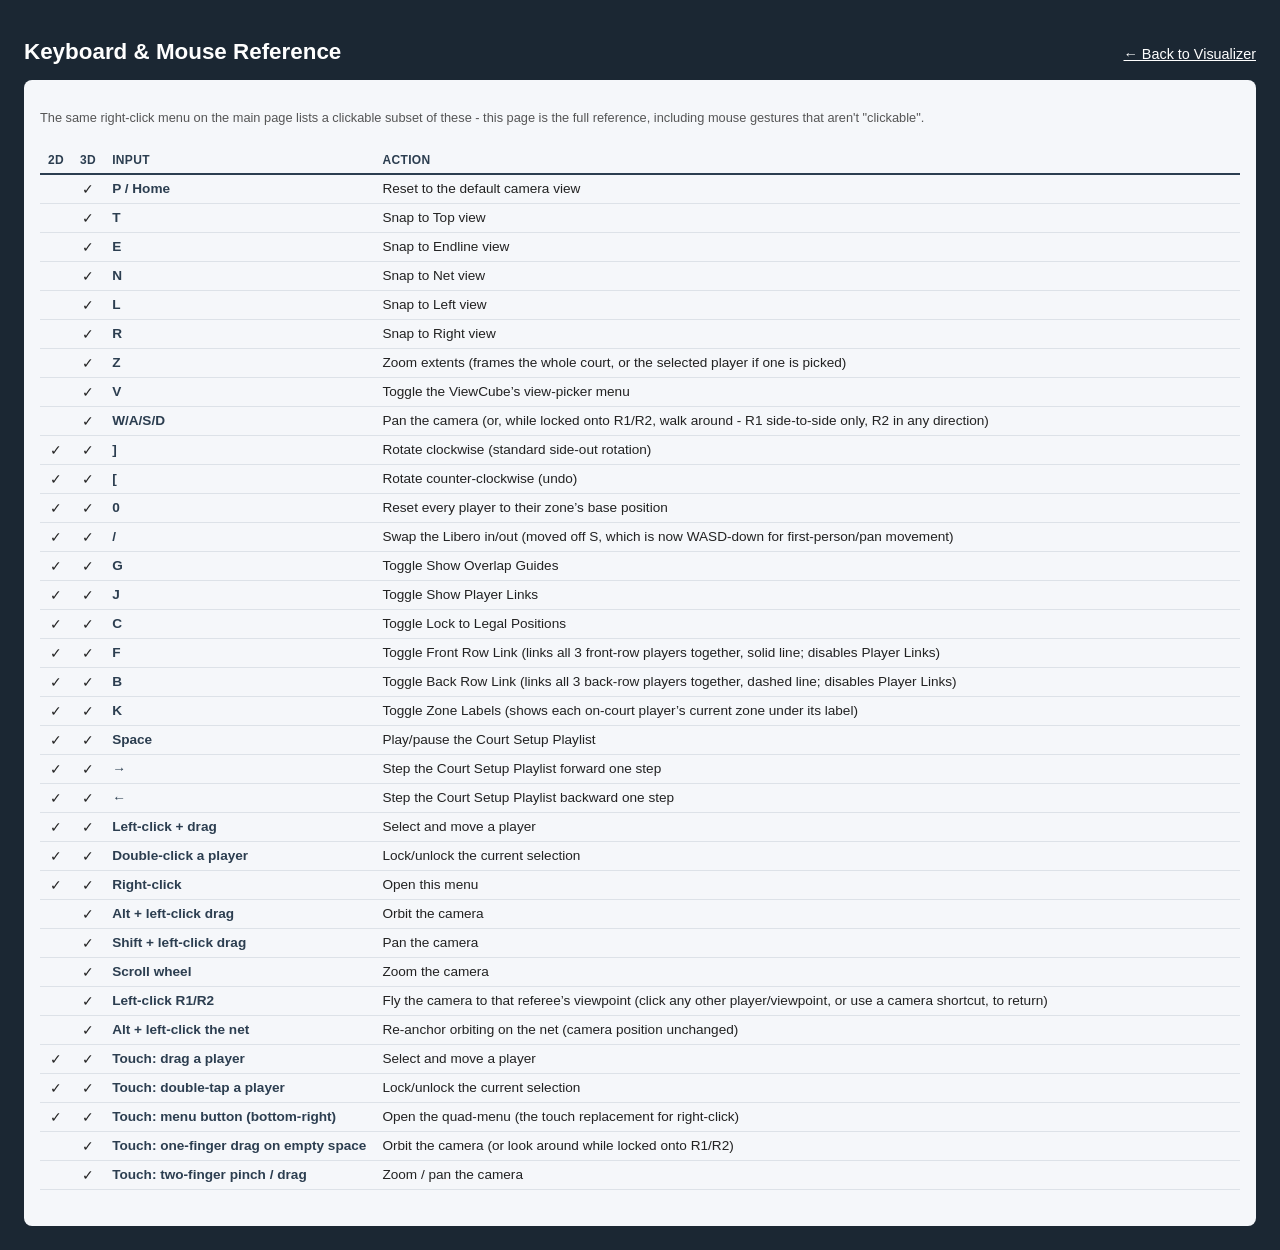
<file: reference.html>
<!DOCTYPE html>
<html lang="en">
<head>
  <meta charset="UTF-8">
  <meta name="viewport" content="width=device-width, initial-scale=1">
  <title>Reference — Volleyball Rotation Visualizer</title>
  <link rel="stylesheet" href="css/style.css">
</head>
<body>
  <div class="app">
    <div class="app-header">
      <h1>Keyboard &amp; Mouse Reference</h1>
      <a href="index.html" class="setup-link">&larr; Back to Visualizer</a>
    </div>

    <div class="panel setup-panel">
      <div class="panel-section">
        <p class="hint">The same right-click menu on the main page lists a
          clickable subset of these - this page is the full reference,
          including mouse gestures that aren't "clickable".</p>
      </div>

      <div class="panel-section">
        <table class="reference-table" id="referenceTable">
          <thead>
            <tr>
              <th class="ref-check-col">2D</th>
              <th class="ref-check-col">3D</th>
              <th>Input</th>
              <th>Action</th>
            </tr>
          </thead>
          <tbody></tbody>
        </table>
      </div>
    </div>
  </div>

  <script type="module" src="js/reference.js"></script>
</body>
</html>
</file>
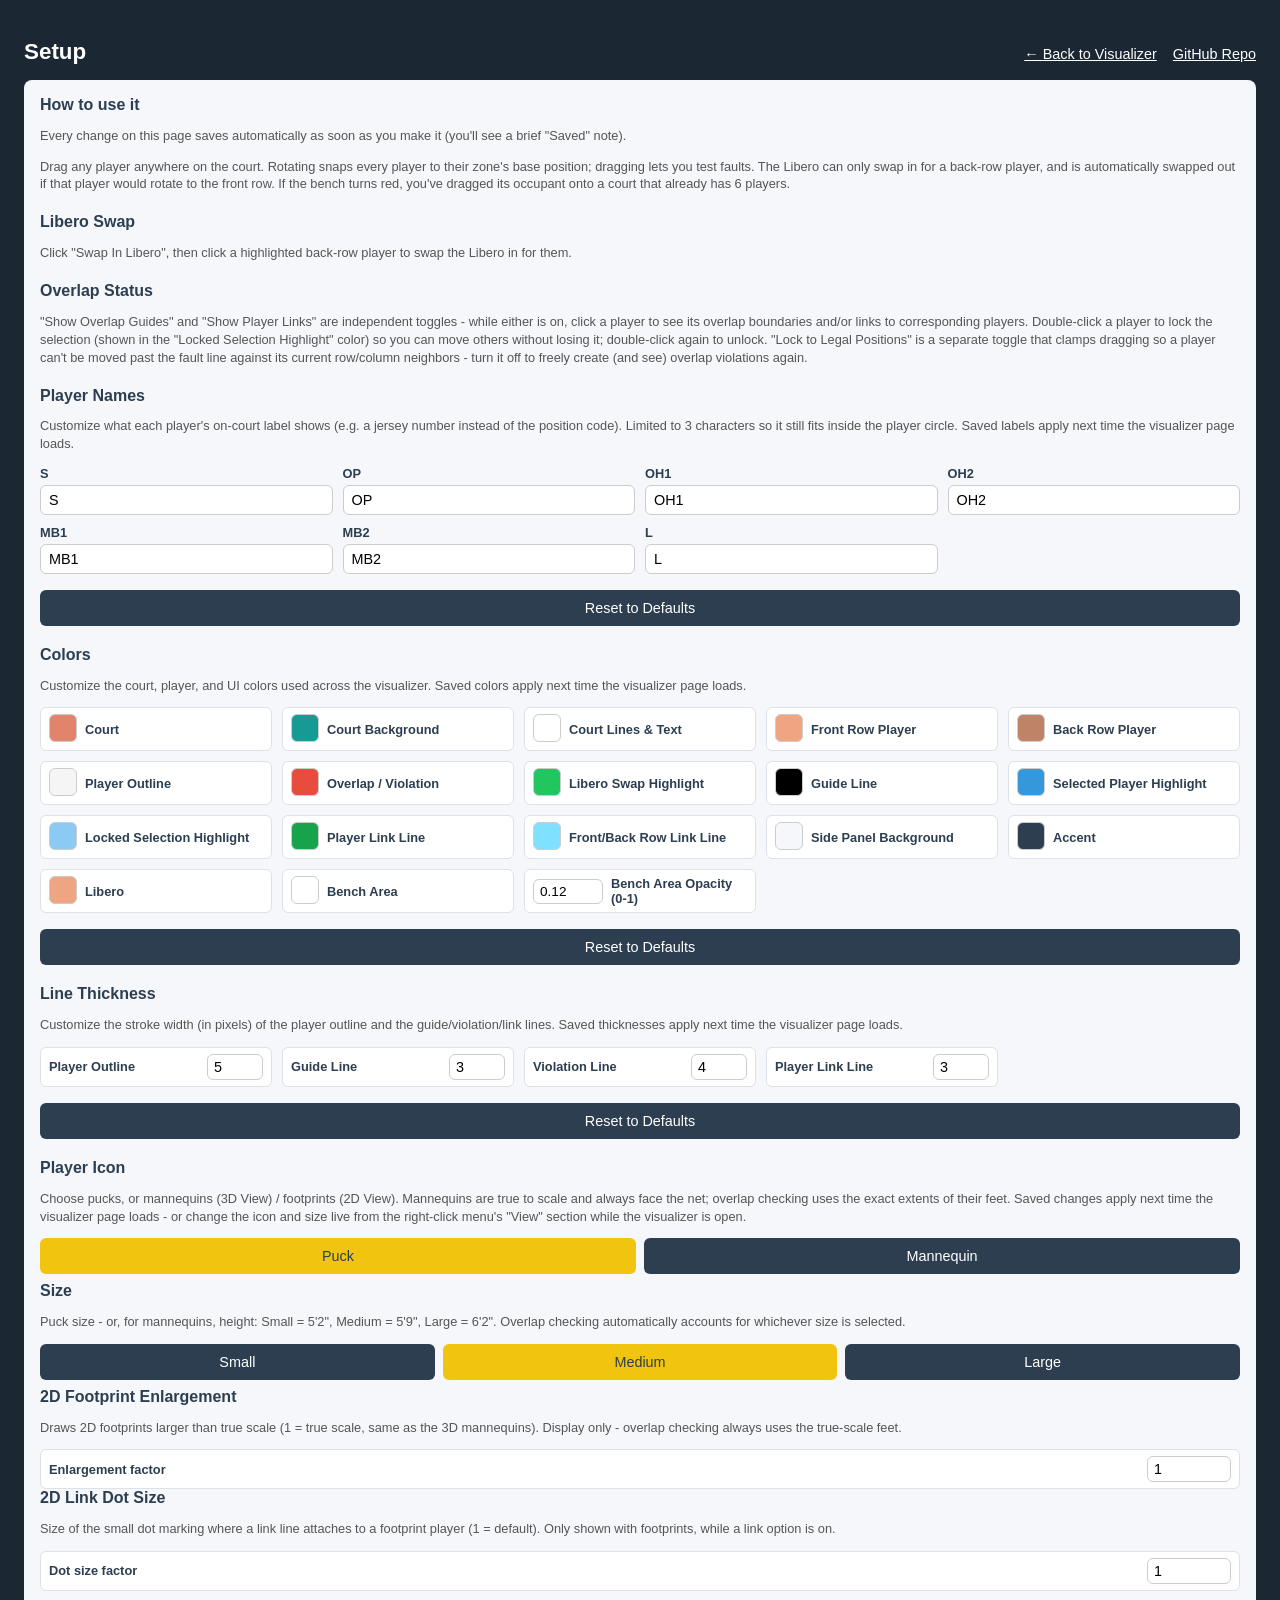
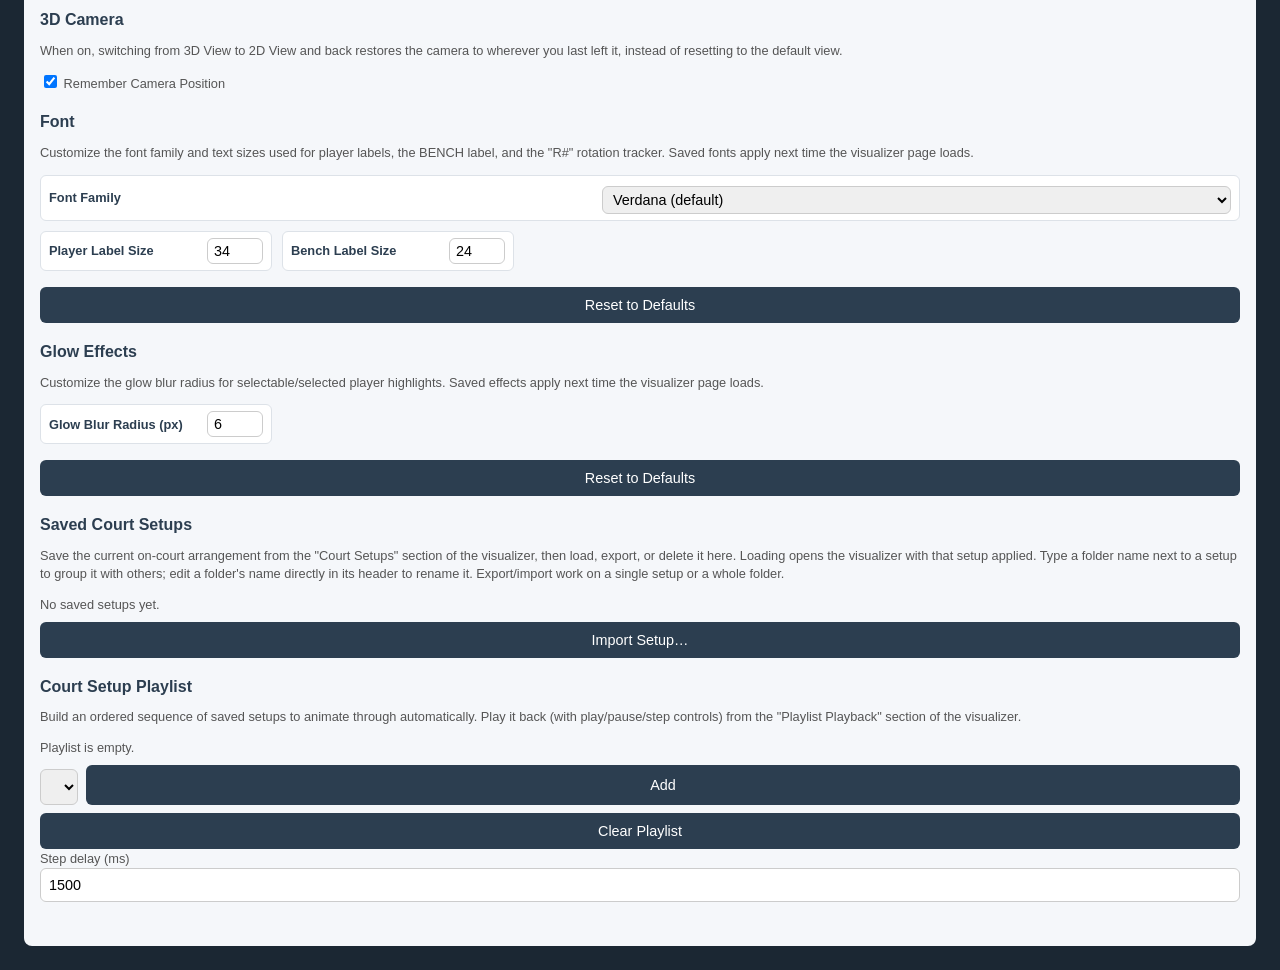
<file: setup.html>
<!DOCTYPE html>
<html lang="en">
<head>
  <meta charset="UTF-8">
  <meta name="viewport" content="width=device-width, initial-scale=1">
  <title>Setup — Volleyball Rotation Visualizer</title>
  <link rel="stylesheet" href="css/style.css">
</head>
<body>
  <div class="app">
    <div class="app-header">
      <h1>Setup</h1>
      <div class="header-links">
        <a href="index.html" class="setup-link">&larr; Back to Visualizer</a>
        <a href="https://github.com/j-mathes/Volleyball-Rotation-Visualizer" class="setup-link" target="_blank" rel="noopener">GitHub Repo</a>
      </div>
    </div>

    <div class="panel setup-panel">
      <div class="panel-section">
        <h2>How to use it</h2>
        <p class="hint">Every change on this page saves automatically as soon
          as you make it (you'll see a brief "Saved" note).</p>
        <p class="hint">Drag any player anywhere on the court. Rotating snaps every
          player to their zone's base position; dragging lets you test faults.
          The Libero can only swap in for a back-row player, and is
          automatically swapped out if that player would rotate to the
          front row. If the bench turns red, you've dragged its occupant
          onto a court that already has 6 players.</p>
      </div>

      <div class="panel-section">
        <h2>Libero Swap</h2>
        <p class="hint">Click "Swap In Libero", then click a highlighted back-row
          player to swap the Libero in for them.</p>
      </div>

      <div class="panel-section">
        <h2>Overlap Status</h2>
        <p class="hint">"Show Overlap Guides" and "Show Player Links" are
          independent toggles - while either is on, click a player to see its
          overlap boundaries and/or links to corresponding players.
          Double-click a player to lock the selection (shown in the
          "Locked Selection Highlight" color)
          so you can move others without losing it; double-click again to
          unlock. "Lock to Legal Positions" is a separate toggle that
          clamps dragging so a player can't be moved past the fault line
          against its current row/column neighbors - turn it off to freely
          create (and see) overlap violations again.</p>
      </div>

      <div class="panel-section">
        <h2>Player Names</h2>
        <p class="hint">Customize what each player's on-court label shows
          (e.g. a jersey number instead of the position code). Limited to 3
          characters so it still fits inside the player circle. Saved labels
          apply next time the visualizer page loads.</p>
        <form id="playerLabelForm" class="player-label-form"></form>
        <div class="button-row">
          <button type="button" id="resetPlayerLabels" class="full-width">Reset to Defaults</button>
        </div>
      </div>

      <div class="panel-section">
        <h2>Colors</h2>
        <p class="hint">Customize the court, player, and UI colors used
          across the visualizer. Saved colors apply next time the
          visualizer page loads.</p>
        <form id="colorForm" class="color-form"></form>
        <div class="button-row">
          <button type="button" id="resetColors" class="full-width">Reset to Defaults</button>
        </div>
      </div>

      <div class="panel-section">
        <h2>Line Thickness</h2>
        <p class="hint">Customize the stroke width (in pixels) of the
          player outline and the guide/violation/link lines. Saved
          thicknesses apply next time the visualizer page loads.</p>
        <form id="lineSettingsForm" class="color-form"></form>
        <div class="button-row">
          <button type="button" id="resetLineSettings" class="full-width">Reset to Defaults</button>
        </div>
      </div>

      <div class="panel-section">
        <h2>Player Icon</h2>
        <p class="hint">Choose pucks, or mannequins (3D View) / footprints
          (2D View). Mannequins are true to scale and always face the net;
          overlap checking uses the exact extents of their feet. Saved
          changes apply next time the visualizer page loads - or change
          the icon and size live from the right-click menu's "View"
          section while the visualizer is open.</p>
        <div class="button-row">
          <button type="button" id="playerIconPuck" data-player-icon="puck" class="full-width">Puck</button>
          <button type="button" id="playerIconMannequin" data-player-icon="mannequin" class="full-width">Mannequin</button>
        </div>
        <h2>Size</h2>
        <p class="hint">Puck size - or, for mannequins, height: Small =
          5'2", Medium = 5'9", Large = 6'2". Overlap checking
          automatically accounts for whichever size is selected.</p>
        <div class="button-row">
          <button type="button" id="puckSizeSmall" data-puck-size="small" class="full-width">Small</button>
          <button type="button" id="puckSizeMedium" data-puck-size="medium" class="full-width">Medium</button>
          <button type="button" id="puckSizeLarge" data-puck-size="large" class="full-width">Large</button>
        </div>
        <h2>2D Footprint Enlargement</h2>
        <p class="hint">Draws 2D footprints larger than true scale (1 =
          true scale, same as the 3D mannequins). Display only - overlap
          checking always uses the true-scale feet.</p>
        <label class="line-setting-row">
          <span>Enlargement factor</span>
          <input type="number" id="footprintScale2D" min="0.5" max="4" step="0.1">
        </label>
        <h2>2D Link Dot Size</h2>
        <p class="hint">Size of the small dot marking where a link line
          attaches to a footprint player (1 = default). Only shown with
          footprints, while a link option is on.</p>
        <label class="line-setting-row">
          <span>Dot size factor</span>
          <input type="number" id="linkDotScale2D" min="0.25" max="4" step="0.25">
        </label>
      </div>

      <div class="panel-section">
        <h2>3D Camera</h2>
        <p class="hint">When on, switching from 3D View to 2D View and
          back restores the camera to wherever you last left it, instead
          of resetting to the default view.</p>
        <label class="hint">
          <input type="checkbox" id="rememberCameraPosition3D">
          Remember Camera Position
        </label>
      </div>

      <div class="panel-section">
        <h2>Font</h2>
        <p class="hint">Customize the font family and text sizes used for
          player labels, the BENCH label, and the "R#" rotation tracker.
          Saved fonts apply next time the visualizer page loads.</p>
        <div id="fontSettingsFields" class="color-form"></div>
        <div class="button-row">
          <button type="button" id="resetFontSettings" class="full-width">Reset to Defaults</button>
        </div>
      </div>

      <div class="panel-section">
        <h2>Glow Effects</h2>
        <p class="hint">Customize the glow blur radius for
          selectable/selected player highlights. Saved effects apply next time
          the visualizer page loads.</p>
        <form id="effectSettingsForm" class="color-form"></form>
        <div class="button-row">
          <button type="button" id="resetEffectSettings" class="full-width">Reset to Defaults</button>
        </div>
      </div>

      <div class="panel-section">
        <h2>Saved Court Setups</h2>
        <p class="hint">Save the current on-court arrangement from the
          "Court Setups" section of the visualizer, then load, export, or
          delete it here. Loading opens the visualizer with that setup
          applied. Type a folder name next to a setup to group it with
          others; edit a folder's name directly in its header to rename it.
          Export/import work on a single setup or a whole folder.</p>
        <ul id="savedSetupsList" class="saved-setups-list"></ul>
        <datalist id="folderNamesList"></datalist>
        <div class="button-row">
          <button type="button" id="importSetupBtn" class="full-width">Import Setup&hellip;</button>
        </div>
        <input type="file" id="importSetupInput" accept="application/json" hidden>
      </div>

      <div class="panel-section">
        <h2>Court Setup Playlist</h2>
        <p class="hint">Build an ordered sequence of saved setups to
          animate through automatically. Play it back (with play/pause/step
          controls) from the "Playlist Playback" section of the
          visualizer.</p>
        <ul id="playlistList" class="saved-setups-list"></ul>
        <div class="button-row">
          <select id="addToPlaylistSelect"></select>
          <button type="button" id="addToPlaylistBtn">Add</button>
        </div>
        <button type="button" id="clearPlaylistBtn" class="full-width">Clear Playlist</button>
        <label for="playlistDelayInput" class="hint">Step delay (ms)</label>
        <input type="number" id="playlistDelayInput" class="text-input" min="200" step="100">
      </div>
    </div>
  </div>

  <script type="module" src="js/setup.js"></script>
</body>
</html>
</file>
<file: css/style.css>
:root {
  --court-fill: #e2836b;
  --court-bg: #189a94;
  --line-colour: #ffffff;
  --player-fill: #efa581;
  --player-fill-back: #bf8467;
  --player-outline: #f5f5f5;
  --player-overlap: #e74c3c;
  --player-selectable: #22c55e;
  --guide-line: #000000;
  --guide-selected: #3498db;
  --guide-locked: #8acaf4;
  --link-line: #16a34a;
  --row-link-line: #7fe0ff;
  --panel-bg: #f5f7fa;
  --accent: #2c3e50;
  --libero-fill: #efa581;
  --bench-fill: #ffffff;
  --bench-fill-opacity: 0.12;
  --player-outline-width: 5;
  --diagram-font-family: Verdana, Arial, sans-serif;
  --player-label-size: 34px;
  --bench-label-size: 24px;
  --glow-blur-radius: 6px;
}

* {
  box-sizing: border-box;
}

body {
  font-family: Verdana, Arial, sans-serif;
  background: #1b2733;
  color: #222;
  margin: 0;
  padding: 24px;
}

.app {
  max-width: 1400px;
  margin: 0 auto;
}

h1 {
  color: #ffffff;
  font-size: 1.4rem;
}

.app-header {
  display: flex;
  align-items: baseline;
  justify-content: space-between;
  gap: 16px;
}

.setup-link {
  color: #ffffff;
  font-size: 0.9rem;
}

.header-links {
  display: flex;
  gap: 16px;
}

.layout {
  display: flex;
  flex-direction: column;
  gap: 14px;
}

.top-bar {
  background: var(--panel-bg);
  border-radius: 8px;
  padding: 8px 12px;
  display: flex;
  align-items: stretch;
  gap: 12px;
}

.top-bar-rows {
  display: flex;
  flex-direction: column;
  gap: 6px;
  flex: 1 1 auto;
  min-width: 0;
}

.top-bar-row {
  display: flex;
  align-items: center;
  gap: 10px;
  flex-wrap: nowrap;
  overflow-x: auto;
}

.top-bar button {
  padding: 5px 9px;
  font-size: 0.78rem;
  white-space: nowrap;
  flex-shrink: 0;
}

/* Fixed (not max) width regardless of the dynamic label text ("Swap In
   Libero" / "Select a back-row player..." / "Swap Out Libero (for X)") -
   a max-width alone still let the row's total content width change (and
   therefore wrap differently) between the short and long variants. */
#liberoSwapBtn {
  width: 210px;
  flex: 0 0 auto;
  white-space: nowrap;
  overflow: hidden;
  text-overflow: ellipsis;
}

.op-group {
  display: flex;
  gap: 6px;
  flex-wrap: nowrap;
  flex-shrink: 0;
}

.op-group + .op-group {
  padding-left: 10px;
  border-left: 1px solid #dde2e8;
}

/* Shows which of the quad-menu's Overlap Guides/Player Links/Lock to
   Legal/Front Row Link/Back Row Link toggles are currently on, in the
   space freed up when those buttons moved out of the top bar (ROADMAP
   3.10) - each chip is hidden by default (see index.html) and only
   shown while its toggle is enabled (js/main.js's
   refreshToggleIndicators). The little swatch line previews the color/
   dash style of the line it corresponds to on the court. */
.toggle-indicators {
  align-items: center;
  gap: 12px;
}

.toggle-indicator {
  display: inline-flex;
  align-items: center;
  gap: 5px;
  font-size: 0.7rem;
  font-weight: bold;
  color: var(--accent);
  white-space: nowrap;
}

.toggle-indicator[hidden] {
  display: none;
}

.indicator-swatch {
  width: 16px;
  height: 0;
  border-top: 3px solid var(--accent);
  display: inline-block;
}

.indicator-dashed .indicator-swatch {
  border-top-style: dashed;
}

.indicator-guides .indicator-swatch {
  border-top-color: var(--guide-line);
}

.indicator-links .indicator-swatch {
  border-top-color: var(--link-line);
}

.indicator-row-link .indicator-swatch {
  border-top-color: var(--row-link-line);
}

.status-row {
  justify-content: space-between;
}

.status-summary {
  display: flex;
  flex-direction: row;
  gap: 10px;
  font-size: 0.75rem;
  color: var(--accent);
  flex: 0 0 auto;
}

.status-summary .rotation-display {
  font-weight: bold;
}

.rotation-badge {
  display: flex;
  align-items: center;
  justify-content: center;
  flex: 0 0 auto;
  width: 72px;
  background: var(--accent);
  color: var(--line-colour);
  font-weight: bold;
  font-size: 2rem;
  border-radius: 10px;
  border: 3px solid var(--court-bg);
}

.status-cards {
  display: flex;
  flex-wrap: nowrap;
  overflow-x: auto;
  gap: 4px;
  list-style: none;
  margin: 0;
  padding: 0;
  flex: 1 1 auto;
  justify-content: flex-end;
}

.status-card {
  display: flex;
  flex-direction: column;
  align-items: center;
  gap: 0;
  min-width: 46px;
  flex-shrink: 0;
  padding: 2px 6px;
  border-radius: 5px;
  font-size: 0.72rem;
  line-height: 1.2;
}

.status-card-top {
  display: flex;
  align-items: baseline;
  gap: 3px;
}

.status-card-zone {
  font-size: 0.6rem;
  opacity: 0.7;
}

.status-card-role {
  font-weight: bold;
}

.status-card-status {
  font-size: 0.62rem;
}

.status-card.ok {
  background: #eafaf1;
  color: #1e8449;
}

.status-card.violation {
  background: #fdecea;
  color: #c0392b;
}

.stage {
  display: flex;
  justify-content: center;
}

#court {
  background: var(--court-bg);
  border-radius: 8px;
  touch-action: none;
  width: 100%;
  max-width: 1040px;
  height: auto;
  display: block;
}

/* iOS starts a text/element selection (and a callout) on long-press
   otherwise, highlighting the whole canvas. */
#court,
.scene3d-mount {
  -webkit-user-select: none;
  user-select: none;
  -webkit-touch-callout: none;
  -webkit-tap-highlight-color: transparent;
}

.scene3d-mount {
  position: relative;
  width: 100%;
  max-width: 1040px;
  aspect-ratio: 4 / 3;
  border-radius: 8px;
  overflow: hidden;
  background: var(--court-bg);
}

/* True 3ds Max-style quad-menu: a zero-size anchor positioned exactly at
   the cursor (see js/quadMenu.js), with each .quad-section expanding
   outward from that point into its own corner, plus a crosshair (the two
   .quad-line divs) marking the four quadrant boundaries through it. */
.quad-menu {
  position: fixed;
  z-index: 20;
  width: 0;
  height: 0;
}

/* `width/height: 0` above has no `display` to conflict with the browser's
   default `[hidden] { display: none }` UA rule, but this stays explicit
   for the same reason `.view-menu[hidden]` is - author styles always win
   over UA styles regardless of selector specificity, so any future
   `display` added to `.quad-menu` needs this override to still hide it. */
.quad-menu[hidden] {
  display: none;
}

.quad-line {
  position: absolute;
  background: rgba(255, 255, 255, 0.7);
}
.quad-line-h {
  left: 0;
  top: 0;
  height: 1px;
}
.quad-line-v {
  left: 0;
  top: 0;
  width: 1px;
}

.quad-section {
  position: absolute;
  display: flex;
  flex-direction: column;
  gap: 3px;
  width: max-content;
  max-width: 190px;
  font-size: 0.68rem;
  background: var(--panel-bg);
  border-radius: 6px;
  padding: 4px 8px;
  box-shadow: 0 6px 20px rgba(0, 0, 0, 0.4);
}
/* Same `[hidden]`-vs-`display` override this file already needs for
   `.quad-menu`/`.view-menu` - author styles beat the UA `[hidden]` rule
   regardless of specificity, so the 3D-only sections would otherwise stay
   visible in 2D despite `hidden` being set on them. */
.quad-section[hidden] {
  display: none;
}
/* Top quadrants expand upward (reversed stacking so the title stays
   nearest the cursor); bottom quadrants expand downward normally. Left
   quadrants right-align their text (nearest the cursor on their side);
   right quadrants left-align. */
.quad-tl, .quad-tr {
  flex-direction: column-reverse;
  bottom: 4px;
}
.quad-bl, .quad-br {
  top: 4px;
}
.quad-tl, .quad-bl {
  right: 4px;
  align-items: flex-end;
  text-align: right;
}
.quad-tr, .quad-br {
  left: 4px;
  align-items: flex-start;
  text-align: left;
}

.quad-title {
  font-size: 0.62rem;
  font-weight: bold;
  text-transform: uppercase;
  letter-spacing: 0.05em;
  color: #7fb3e0;
}

.quad-items {
  display: flex;
  flex-direction: column;
  gap: 12px;
}
/* Each logical cluster (e.g. Reset+Extents, or the ViewCube size trio) is
   its own tightly-spaced group; the larger gap above is only BETWEEN
   groups, so related buttons visually "belong together". */
.quad-group {
  display: flex;
  flex-direction: column;
  gap: 5px;
}
/* Same `[hidden]`-vs-`display` override this file already needs
   elsewhere (`.quad-menu`/`.quad-section`/`.view-menu`) - `.quad-group`
   sets its own `display: flex` too, so a `.quad-3d-only` group hidden in
   2D would otherwise stay visible despite the `hidden` attribute. */
.quad-group[hidden] {
  display: none;
}
.quad-tl .quad-group, .quad-bl .quad-group {
  align-items: flex-end;
}
.quad-tr .quad-group, .quad-br .quad-group {
  align-items: flex-start;
}
.quad-items button {
  padding: 4px 8px;
  font-size: 0.7rem;
  min-width: 0;
  flex: none;
  white-space: nowrap;
}
.quad-items .text-input {
  font-size: 0.7rem;
  padding: 4px 6px;
  margin-bottom: 0;
  width: 130px;
}
/* Isometric puck icon (Puck Size quad-menu buttons - see the <symbol
   id="puckIcon"> definition near the top of index.html). */
.puck-icon {
  width: 16px;
  height: 11px;
  vertical-align: middle;
  margin-left: 2px;
}
.quad-items .hint {
  font-size: 0.62rem;
  margin: 0;
}
.quad-items a {
  color: var(--accent);
  font-size: 0.68rem;
}

#quadShortcutsList {
  display: flex;
  flex-direction: column;
  gap: 12px;
}

.shortcuts-list {
  list-style: none;
  margin: 0;
  padding: 0;
  font-size: 0.7rem;
  display: flex;
  flex-direction: column;
  gap: 5px;
}

.shortcuts-list li {
  padding: 0;
}

.shortcuts-list button {
  width: 100%;
  text-align: inherit;
  font-size: 0.7rem;
  padding: 4px 8px;
}

.view-cube-wrap {
  position: absolute;
  top: 12px;
  right: 12px;
  z-index: 5;
  display: flex;
  flex-direction: column;
  align-items: flex-end;
  gap: 6px;
  /* Medium-size defaults (setup.html's "3D Preview - View Cube Size"
     setting) - js/renderer3d.js overrides these at load based on the
     saved size, everything else derives from them via var()/calc(). */
  --vc-scene-size: 150px;
  --vc-perspective: 750px;
  --vc-half: 45px;
  --vc-face-size: 90px;
  --vc-face-font-size: 0.75rem;
  --vc-edge-half: 10px;
  --vc-edge-size: 20px;
  --vc-corner-half: 8px;
  --vc-corner-size: 16px;
}

.view-cube-home {
  flex: 0 0 auto;
  width: 28px;
  height: 28px;
  padding: 0;
  font-size: 1.1rem;
  line-height: 1;
  border-radius: 50%;
}

.view-cube-scene {
  position: relative;
  width: var(--vc-scene-size);
  height: var(--vc-scene-size);
  perspective: var(--vc-perspective);
}

.view-cube {
  position: absolute;
  inset: 0;
  transform-style: preserve-3d;
}

.vc-face {
  position: absolute;
  left: 50%;
  top: 50%;
  width: var(--vc-face-size);
  height: var(--vc-face-size);
  margin: calc(var(--vc-face-size) / -2) 0 0 calc(var(--vc-face-size) / -2);
  display: flex;
  align-items: center;
  justify-content: center;
  cursor: pointer;
  user-select: none;
  backface-visibility: hidden;
  box-sizing: border-box;
  background: rgba(44, 62, 80, 0.85);
  border: 1px solid rgba(255, 255, 255, 0.4);
  color: #ffffff;
  font-size: var(--vc-face-font-size);
  font-weight: bold;
  letter-spacing: 0.03em;
}

.vc-face:hover {
  background: rgba(52, 152, 219, 0.85);
}

/* Edge/corner hotspots are tiny 3D boxes (built from real cube faces,
   same recipe as .vc-face just smaller), not flat 2D squares - a flat
   hotspot rotates edge-on and nearly disappears when the cube is viewed
   close to face-on from that side. */
.vc-hotspot {
  position: absolute;
  left: 50%;
  top: 50%;
  width: 0;
  height: 0;
  transform-style: preserve-3d;
}

.vc-hotspot-face {
  position: absolute;
  left: 0;
  top: 0;
  cursor: pointer;
  user-select: none;
  backface-visibility: hidden;
  box-sizing: border-box;
  background: rgba(255, 255, 255, 0.35);
  border: 1px solid rgba(27, 39, 51, 0.6);
}

.vc-hotspot.vc-edge .vc-hotspot-face {
  width: var(--vc-edge-size);
  height: var(--vc-edge-size);
  margin: calc(var(--vc-edge-size) / -2) 0 0 calc(var(--vc-edge-size) / -2);
}

.vc-hotspot.vc-corner .vc-hotspot-face {
  width: var(--vc-corner-size);
  height: var(--vc-corner-size);
  margin: calc(var(--vc-corner-size) / -2) 0 0 calc(var(--vc-corner-size) / -2);
}

.vc-hotspot:hover .vc-hotspot-face {
  background: rgba(52, 152, 219, 0.9);
}

.view-menu {
  position: absolute;
  top: 100%;
  right: 0;
  margin-top: 6px;
  background: var(--panel-bg);
  border-radius: 6px;
  box-shadow: 0 4px 16px rgba(0, 0, 0, 0.35);
  overflow: hidden;
  min-width: 150px;
}

.view-menu button {
  display: block;
  width: 100%;
  border-radius: 0;
  text-align: left;
}

.view-menu[hidden] {
  display: none;
}

.panel {
  background: var(--panel-bg);
  border-radius: 8px;
  padding: 16px;
  min-width: 260px;
  flex: 1 1 260px;
}

.panel-section {
  margin-bottom: 20px;
}

.panel-section h2 {
  font-size: 1rem;
  margin: 0 0 8px;
  color: var(--accent);
}

.rotation-display {
  font-weight: bold;
  margin-bottom: 8px;
}

.button-row {
  display: flex;
  gap: 8px;
  margin-bottom: 8px;
}

button {
  cursor: pointer;
  border: none;
  border-radius: 6px;
  background: var(--accent);
  color: white;
  padding: 10px 12px;
  font-size: 0.9rem;
  flex: 1;
}

button:hover {
  background: #3d5166;
}

button.active {
  background: #f1c40f;
  color: #2c3e50;
}

/* Setup page: brief confirmation after a setting autosaves. */
.save-toast {
  position: fixed;
  top: 16px;
  left: 50%;
  z-index: 30;
  padding: 10px 22px;
  border-radius: 8px;
  background: #1e8449;
  color: #ffffff;
  font-size: 1rem;
  font-weight: bold;
  box-shadow: 0 4px 14px rgba(0, 0, 0, 0.35);
  opacity: 0;
  transform: translate(-50%, -12px);
  pointer-events: none;
  transition: opacity 0.2s, transform 0.2s;
}

.save-toast.visible {
  opacity: 1;
  transform: translate(-50%, 0);
}

.full-width {
  width: 100%;
}

select {
  font-family: inherit;
  font-size: 0.9rem;
  padding: 8px;
  border-radius: 6px;
  border: 1px solid #ccc;
  margin-top: 4px;
}

.text-input {
  font-family: inherit;
  font-size: 0.9rem;
  padding: 8px;
  border-radius: 6px;
  border: 1px solid #ccc;
  width: 100%;
  box-sizing: border-box;
  margin-bottom: 8px;
}

.saved-setups-list {
  list-style: none;
  margin: 8px 0;
  padding: 0;
}

.saved-setup-row {
  display: flex;
  align-items: center;
  gap: 6px;
  padding: 6px 0;
}

.saved-setup-row + .saved-setup-row {
  border-top: 1px solid #dde2e8;
}

.saved-setup-name {
  flex: 1 1 auto;
  font-size: 0.85rem;
  font-weight: bold;
  color: var(--accent);
  overflow-wrap: anywhere;
}

.saved-setup-row button {
  flex: 0 0 auto;
  padding: 6px 10px;
  font-size: 0.8rem;
}

.setup-folder-header {
  display: flex;
  align-items: center;
  gap: 6px;
  padding: 10px 0 4px;
  font-size: 0.8rem;
  font-weight: bold;
  color: var(--accent);
  text-transform: uppercase;
  letter-spacing: 0.03em;
}

.setup-folder-header:first-child {
  padding-top: 0;
}

.setup-folder-header span {
  flex: 1 1 auto;
}

.setup-folder-header button {
  flex: 0 0 auto;
  padding: 4px 8px;
  font-size: 0.7rem;
  text-transform: none;
  letter-spacing: normal;
}

.folder-rename-input {
  flex: 1 1 auto;
  font-family: inherit;
  font-weight: bold;
  font-size: 0.8rem;
  text-transform: uppercase;
  letter-spacing: 0.03em;
  color: var(--accent);
  padding: 4px 6px;
  border-radius: 6px;
  border: 1px solid #ccc;
  background: #ffffff;
  box-sizing: border-box;
  min-width: 0;
}

.folder-input {
  flex: 0 0 auto;
  width: 90px;
  min-width: 0;
  font-family: inherit;
  font-size: 0.75rem;
  padding: 4px 6px;
  border-radius: 6px;
  border: 1px solid #ccc;
  box-sizing: border-box;
}

.hint {
  font-size: 0.8rem;
  color: #555;
  line-height: 1.4;
}

.reference-table {
  width: 100%;
  border-collapse: collapse;
  font-size: 0.85rem;
}

.reference-table th {
  text-align: left;
  padding: 6px 8px;
  border-bottom: 2px solid var(--accent);
  font-size: 0.75rem;
  text-transform: uppercase;
  letter-spacing: 0.03em;
  color: var(--accent);
}

.reference-table td {
  padding: 6px 8px;
  border-bottom: 1px solid #dde2e8;
}

.reference-table .ref-check-col {
  text-align: center;
  width: 1%;
}

.reference-table .ref-input-col {
  font-weight: bold;
  color: var(--accent);
  white-space: nowrap;
  width: 1%;
}

.player-label-form {
  display: grid;
  grid-template-columns: repeat(4, minmax(0, 1fr));
  gap: 10px;
  margin-top: 10px;
}

.player-label-form + .button-row,
.color-form + .button-row {
  margin-top: 16px;
}

.player-label-row {
  display: flex;
  flex-direction: column;
  gap: 4px;
  font-size: 0.8rem;
  color: var(--accent);
  font-weight: bold;
  min-width: 0;
}

.player-label-row input {
  font-family: inherit;
  font-size: 0.9rem;
  padding: 6px 8px;
  border-radius: 6px;
  border: 1px solid #ccc;
  width: 100%;
  min-width: 0;
  box-sizing: border-box;
}

.color-form {
  display: grid;
  grid-template-columns: repeat(auto-fill, minmax(230px, 1fr));
  gap: 10px;
  margin-top: 10px;
}

.color-row {
  display: flex;
  flex-direction: column;
  gap: 8px;
  font-size: 0.8rem;
  color: var(--accent);
  font-weight: bold;
  background: #ffffff;
  border: 1px solid #dde2e8;
  border-radius: 6px;
  padding: 6px 8px;
  min-width: 0;
}

.color-row-header {
  display: flex;
  align-items: center;
  gap: 8px;
  min-width: 0;
}

.color-row-header span {
  overflow-wrap: break-word;
}

.color-row-header input[type="color"] {
  flex-shrink: 0;
  width: 28px;
  height: 28px;
  padding: 0;
  border: 1px solid #ccc;
  border-radius: 6px;
  cursor: pointer;
  background: none;
}

.color-row-header input[type="number"] {
  width: 70px;
  font-family: inherit;
  font-size: 0.85rem;
  padding: 4px 6px;
  border-radius: 6px;
  border: 1px solid #ccc;
}

.color-picker {
  position: relative;
  flex-shrink: 0;
}

.color-swatch-current {
  width: 28px;
  height: 28px;
  padding: 0;
  border: 1px solid #ccc;
  border-radius: 6px;
  cursor: pointer;
  flex: none;
}

/* Kept in the form for submission, but only shown to the OS color-picker
   dialog via nativeInput.click() when "Custom…" is chosen - never
   interactive/visible on its own. */
.color-native-input {
  position: absolute;
  width: 0;
  height: 0;
  padding: 0;
  border: 0;
  opacity: 0;
  pointer-events: none;
}

.color-popover {
  position: absolute;
  top: calc(100% + 6px);
  left: 0;
  z-index: 20;
  background: #ffffff;
  border: 1px solid #dde2e8;
  border-radius: 8px;
  box-shadow: 0 6px 20px rgba(0, 0, 0, 0.25);
  padding: 10px;
  width: 176px;
}

.color-popover .color-swatches {
  display: grid;
  grid-template-columns: repeat(5, 1fr);
  gap: 6px;
  margin-bottom: 8px;
}

.color-popover .color-swatch {
  width: 28px;
  height: 28px;
}

.color-custom-btn {
  width: 100%;
  padding: 8px;
  font-size: 0.8rem;
}

.color-swatch {
  width: 20px;
  height: 20px;
  padding: 0;
  border: 1px solid #ccc;
  border-radius: 4px;
  cursor: pointer;
}

.color-swatch:hover {
  border-color: var(--accent);
  transform: scale(1.1);
}

.line-setting-row {
  display: flex;
  align-items: center;
  gap: 8px;
  font-size: 0.8rem;
  color: var(--accent);
  font-weight: bold;
  background: #ffffff;
  border: 1px solid #dde2e8;
  border-radius: 6px;
  padding: 6px 8px;
  min-width: 0;
}

.line-setting-row span {
  flex: 1 1 auto;
  overflow-wrap: break-word;
}

.line-setting-row input[type="number"] {
  flex-shrink: 0;
  width: 56px;
  font-family: inherit;
  font-size: 0.9rem;
  padding: 4px 6px;
  border-radius: 6px;
  border: 1px solid #ccc;
  box-sizing: border-box;
}

/* Decimal factors (e.g. 1.25) plus the spinner need more room than the
   whole-number pixel inputs above. */
#footprintScale2D,
#linkDotScale2D {
  width: 84px;
}

.font-family-row {
  grid-column: 1 / -1;
}

.font-family-row input[type="text"],
.font-family-row select {
  flex: 1 1 auto;
  min-width: 0;
  font-family: inherit;
  font-size: 0.9rem;
  padding: 4px 6px;
  border-radius: 6px;
  border: 1px solid #ccc;
  box-sizing: border-box;
}

.player {
  cursor: grab;
}

.player.dragging {
  cursor: grabbing;
}

.player circle {
  stroke: var(--player-outline);
  stroke-width: var(--player-outline-width);
  fill: var(--player-fill);
}

.player.libero circle {
  fill: var(--libero-fill);
}

.player.back-row circle {
  fill: var(--player-fill-back);
}

.player.libero.back-row circle {
  fill: color-mix(in srgb, var(--libero-fill) 80%, black);
}

.player.overlapping circle {
  fill: var(--player-overlap);
}

.player.bench-warning circle {
  fill: var(--player-overlap);
}

.player.selectable circle {
  stroke: var(--player-selectable);
  stroke-width: 8;
  stroke-dasharray: 14, 8;
  cursor: pointer;
  filter: drop-shadow(0 0 var(--glow-blur-radius) var(--player-selectable));
}

.player.guide-selected circle {
  stroke: var(--guide-selected);
  stroke-width: 8;
  filter: drop-shadow(0 0 var(--glow-blur-radius) var(--guide-selected));
}

.player.guide-selected.locked circle {
  stroke: var(--guide-locked);
  filter: drop-shadow(0 0 var(--glow-blur-radius) var(--guide-locked));
}

.player.guide-related circle {
  stroke: #000000;
  stroke-width: 8;
}

.player text {
  fill: var(--player-outline);
  stroke: var(--player-outline);
  stroke-width: 1;
  text-anchor: middle;
  dominant-baseline: central;
  font-family: var(--diagram-font-family);
  font-weight: bold;
  font-size: calc(var(--player-label-size) * var(--puck-size-scale, 1));
  pointer-events: none;
}

.player text .zone-label {
  font-size: 0.55em;
}

/* Mannequin mode (2D): footprints instead of a circle - see player.js's
   _buildIcon. Same state colors as the puck, thinner strokes to suit the
   much smaller shapes; glow is applied to the whole .feet group so it
   surrounds the pair. */
.player .hit-area {
  fill: transparent;
  stroke: none;
}

.player .foot {
  stroke: var(--player-outline);
  stroke-width: 2.5;
  fill: var(--player-fill);
}

.player.libero .foot {
  fill: var(--libero-fill);
}

.player.back-row .foot {
  fill: var(--player-fill-back);
}

.player.libero.back-row .foot {
  fill: color-mix(in srgb, var(--libero-fill) 80%, black);
}

.player.overlapping .foot,
.player.bench-warning .foot {
  fill: var(--player-overlap);
}

.player.selectable .foot {
  stroke: var(--player-selectable);
  stroke-width: 4;
  stroke-dasharray: 8, 5;
}

.player.selectable .feet {
  filter: drop-shadow(0 0 var(--glow-blur-radius) var(--player-selectable));
}

.player.guide-selected .foot {
  stroke: var(--guide-selected);
  stroke-width: 4;
}

.player.guide-selected .feet {
  filter: drop-shadow(0 0 var(--glow-blur-radius) var(--guide-selected)) drop-shadow(0 0 calc(var(--glow-blur-radius) * 0.5) var(--guide-selected));
}

.player.guide-selected.locked .foot {
  stroke: var(--guide-locked);
}

.player.guide-selected.locked .feet {
  filter: drop-shadow(0 0 var(--glow-blur-radius) var(--guide-locked)) drop-shadow(0 0 calc(var(--glow-blur-radius) * 0.5) var(--guide-locked));
}

.player.guide-related .foot {
  stroke: #000000;
  stroke-width: 4;
}

/* The label sits on the court floor (above the footprints) rather than on
   a dark puck, so give it a dark halo for contrast. */
.player.icon-mannequin text {
  stroke: rgba(0, 0, 0, 0.55);
  stroke-width: 5;
  paint-order: stroke;
}

/* Touch-only UI: there is no right-click on touch devices, so a floating
   button opens the quad-menu instead (see js/main.js `openQuadMenu`). */
.quad-menu-btn {
  display: none;
}

@media (pointer: coarse) {
  .quad-menu-btn {
    display: block;
    position: fixed;
    right: 16px;
    bottom: calc(16px + env(safe-area-inset-bottom, 0px));
    z-index: 19;
    flex: none;
    width: 52px;
    height: 52px;
    padding: 0;
    border-radius: 50%;
    font-size: 1.5rem;
    line-height: 1;
    box-shadow: 0 4px 14px rgba(0, 0, 0, 0.4);
  }

  .top-bar button {
    padding: 9px 12px;
    font-size: 0.85rem;
  }

  .view-cube-home {
    width: 36px;
    height: 36px;
  }

  .quad-section {
    max-width: calc((100vw - 24px) / 2);
    font-size: 0.8rem;
  }
  .quad-items button {
    min-height: 36px;
    padding: 6px 10px;
    font-size: 0.82rem;
    white-space: normal;
  }
  /* iOS zooms the page on focus of any input under 16px. */
  .quad-items .text-input {
    font-size: 16px;
    padding: 6px;
  }
  .quad-items .hint,
  .quad-items a,
  .quad-title {
    font-size: 0.75rem;
  }
}

/* Phone-width layout: the desktop header/top bar sizes overpower a ~400px
   screen. Placed after the coarse-pointer block so it wins on touch. */
@media (max-width: 600px) {
  body {
    padding: 10px;
  }
  h1 {
    font-size: 1.05rem;
    margin: 6px 0;
  }
  .app-header {
    align-items: center;
    gap: 8px;
  }
  .setup-link {
    font-size: 0.8rem;
  }
  .header-links {
    gap: 10px;
  }
  .layout {
    gap: 8px;
  }
  .top-bar {
    padding: 6px 8px;
    gap: 8px;
  }
  .rotation-badge {
    width: 48px;
    font-size: 1.4rem;
    border-width: 2px;
    border-radius: 8px;
  }
  .top-bar button {
    padding: 6px 8px;
    font-size: 0.72rem;
  }
  .status-summary {
    font-size: 0.68rem;
    gap: 6px;
  }
  /* Controls move below the court (the empty space on a tall phone
     screen) and wrap instead of scrolling sideways, so every button is
     visible and within thumb reach. The Libero button's fixed width keeps
     the bar's height stable as its label changes. */
  .stage {
    order: 1;
  }
  .top-bar {
    order: 2;
  }
  body {
    padding-bottom: 72px;
  }
  .top-bar-row,
  .op-group {
    flex-wrap: wrap;
    overflow-x: visible;
  }
  .op-group {
    flex: 1 1 100%;
  }
  .op-group + .op-group {
    padding-left: 0;
    border-left: none;
  }
  .top-bar button {
    flex: 1 1 auto;
  }
  #liberoSwapBtn {
    width: 100%;
    flex: 1 1 100%;
  }
  .status-row {
    justify-content: flex-start;
  }
  .status-summary {
    flex: 1 1 100%;
    justify-content: space-between;
  }
  .status-cards {
    flex-wrap: wrap;
    overflow-x: visible;
    justify-content: flex-start;
  }
  .quad-menu-btn {
    width: 44px;
    height: 44px;
    font-size: 1.25rem;
  }
  .view-cube-wrap {
    top: 6px;
    right: 6px;
    gap: 4px;
  }
  .view-cube-home {
    width: 30px;
    height: 30px;
  }
  .quad-section {
    padding: 3px 6px;
  }
  .quad-items button {
    min-height: 32px;
    padding: 4px 8px;
    font-size: 0.74rem;
  }
}

/* Phone layout of the quad-menu (js/quadMenu.js adds `.quad-sheet` on
   narrow/short touch screens): the radial 4-corner layout needs more
   room than a phone has, so it becomes a bottom sheet with each button
   group flowing as a wrapped row of chips. Specificity deliberately
   outranks the radial `.quad-tl`/`.quad-group` rules above. */
.quad-close {
  display: none;
}

.quad-menu.quad-sheet {
  left: 0;
  right: 0;
  top: auto;
  bottom: 0;
  width: auto;
  height: auto;
  max-height: 65vh;
  overflow-y: auto;
  display: flex;
  flex-direction: column;
  gap: 10px;
  padding: 8px 10px calc(10px + env(safe-area-inset-bottom, 0px));
  background: var(--panel-bg);
  border-radius: 12px 12px 0 0;
  box-shadow: 0 -6px 20px rgba(0, 0, 0, 0.4);
}
.quad-menu.quad-sheet[hidden] {
  display: none;
}
.quad-menu.quad-sheet .quad-line {
  display: none;
}
.quad-menu.quad-sheet .quad-close {
  display: block;
  position: sticky;
  top: 0;
  align-self: flex-end;
  flex: none;
  width: 28px;
  height: 28px;
  padding: 0;
  border-radius: 50%;
  font-size: 0.85rem;
  line-height: 1;
  z-index: 1;
}
.quad-menu.quad-sheet .quad-section {
  position: static;
  width: auto;
  max-width: none;
  max-height: none;
  overflow: visible;
  padding: 0;
  gap: 4px;
  flex-direction: column;
  align-items: stretch;
  text-align: left;
  background: transparent;
  box-shadow: none;
  font-size: 0.72rem;
}
.quad-menu.quad-sheet .quad-items {
  flex-direction: row;
  flex-wrap: wrap;
  gap: 6px 12px;
}
.quad-menu.quad-sheet .quad-group,
.quad-menu.quad-sheet #quadShortcutsList {
  flex-direction: row;
  flex-wrap: wrap;
  align-items: center;
  gap: 5px;
}
.quad-menu.quad-sheet .shortcuts-list {
  flex-direction: row;
  flex-wrap: wrap;
  gap: 5px;
}
.quad-menu.quad-sheet .quad-items button,
.quad-menu.quad-sheet .shortcuts-list button {
  width: auto;
  min-height: 30px;
  padding: 4px 9px;
  font-size: 0.72rem;
  white-space: nowrap;
}
.quad-menu.quad-sheet .quad-items .text-input {
  width: 110px;
}
</file>
